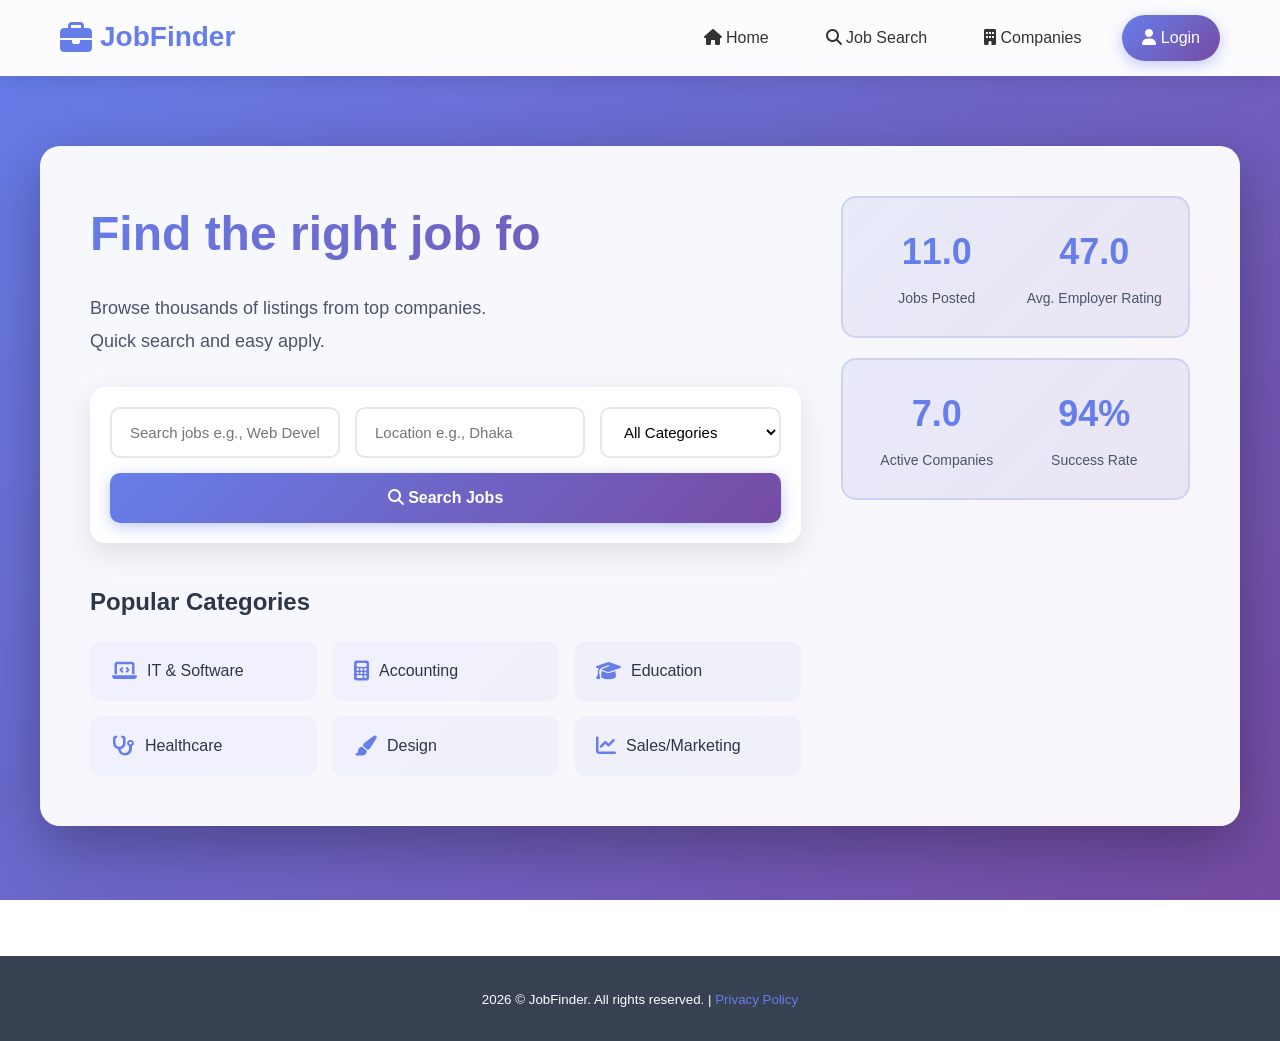
<file: index.html>
<!DOCTYPE html>
<html lang="en">
<head>
  <meta charset="UTF-8" />
  <meta name="viewport" content="width=device-width, initial-scale=1.0"/>
  <title>JobFinder - Home</title>
  <link rel="stylesheet" href="css/styles.css" />
  <link rel="stylesheet" href="https://cdnjs.cloudflare.com/ajax/libs/font-awesome/6.4.2/css/all.min.css"/>
</head>
<body>
  <header class="site-header">
    <div class="container header-inner">
      <div class="brand"><a href="index.html" class="logo"><i class="fa-solid fa-briefcase"></i> JobFinder</a></div>
      <nav class="main-nav">
        <a href="index.html"><i class="fa-solid fa-home"></i> Home</a>
        <a href="jobs.html"><i class="fa-solid fa-magnifying-glass"></i> Job Search</a>
        <a href="companies.html"><i class="fa-solid fa-building"></i> Companies</a>
        <a href="login.html" class="btn login"><i class="fa-solid fa-user"></i> Login</a>
      </nav>
    </div>
  </header>
  <main>
    <section class="hero">
      <div class="container hero-card">
        <div class="hero-left">
          <h1>Find the right job for you</h1>
          <p class="lead">Browse thousands of listings from top companies.<br>Quick search and easy apply.</p>
          <form action="jobs.html" method="get" class="search-form" id="searchForm" role="search">
            <div class="inputs">
              <input type="text" name="query" placeholder="Search jobs e.g., Web Developer" aria-label="Job title or keywords" />
              <input type="text" name="location" placeholder="Location e.g., Dhaka" aria-label="Location" />
              <select name="category">
                <option value="" selected>All Categories</option>
                <option value="it">IT & Software</option>
                <option value="accounting">Accounting</option>
                <option value="education">Education</option>
                <option value="healthcare">Healthcare</option>
                <option value="design">Design & Creative</option>
                <option value="sales">Sales/Marketing</option>
              </select>
            </div>
            <button type="submit" class="search-btn"><i class="fa-solid fa-search"></i> Search Jobs</button>
          </form>
          <div class="categories">
            <h2>Popular Categories</h2>
            <ul class="category-list">
              <li><a href="jobs.html?category=it"><i class="fa-solid fa-laptop-code"></i> IT & Software</a></li>
              <li><a href="jobs.html?category=accounting"><i class="fa-solid fa-calculator"></i> Accounting</a></li>
              <li><a href="jobs.html?category=education"><i class="fa-solid fa-graduation-cap"></i> Education</a></li>
              <li><a href="jobs.html?category=healthcare"><i class="fa-solid fa-stethoscope"></i> Healthcare</a></li>
              <li><a href="jobs.html?category=design"><i class="fa-solid fa-paint-brush"></i> Design</a></li>
              <li><a href="jobs.html?category=sales"><i class="fa-solid fa-chart-line"></i> Sales/Marketing</a></li>
            </ul>
          </div>
        </div>
        <div class="hero-right">
          <div class="promo">
            <div class="stat"><strong>12k+</strong><span>Jobs Posted</span></div>
            <div class="stat"><strong>4.8</strong><span>Avg. Employer Rating</span></div>
          </div>
          <div class="promo">
            <div class="stat"><strong>8k+</strong><span>Active Companies</span></div>
            <div class="stat"><strong>95%</strong><span>Success Rate</span></div>
          </div>
        </div>
      </div>
    </section>
  </main>
  <footer class="site-footer">
    <div class="container">
      <small><span id="year"></span> &copy; JobFinder. All rights reserved. | <a href="#">Privacy Policy</a></small>
    </div>
  </footer>
  <script src="js/main.js"></script>
</body>
</html>
</file>
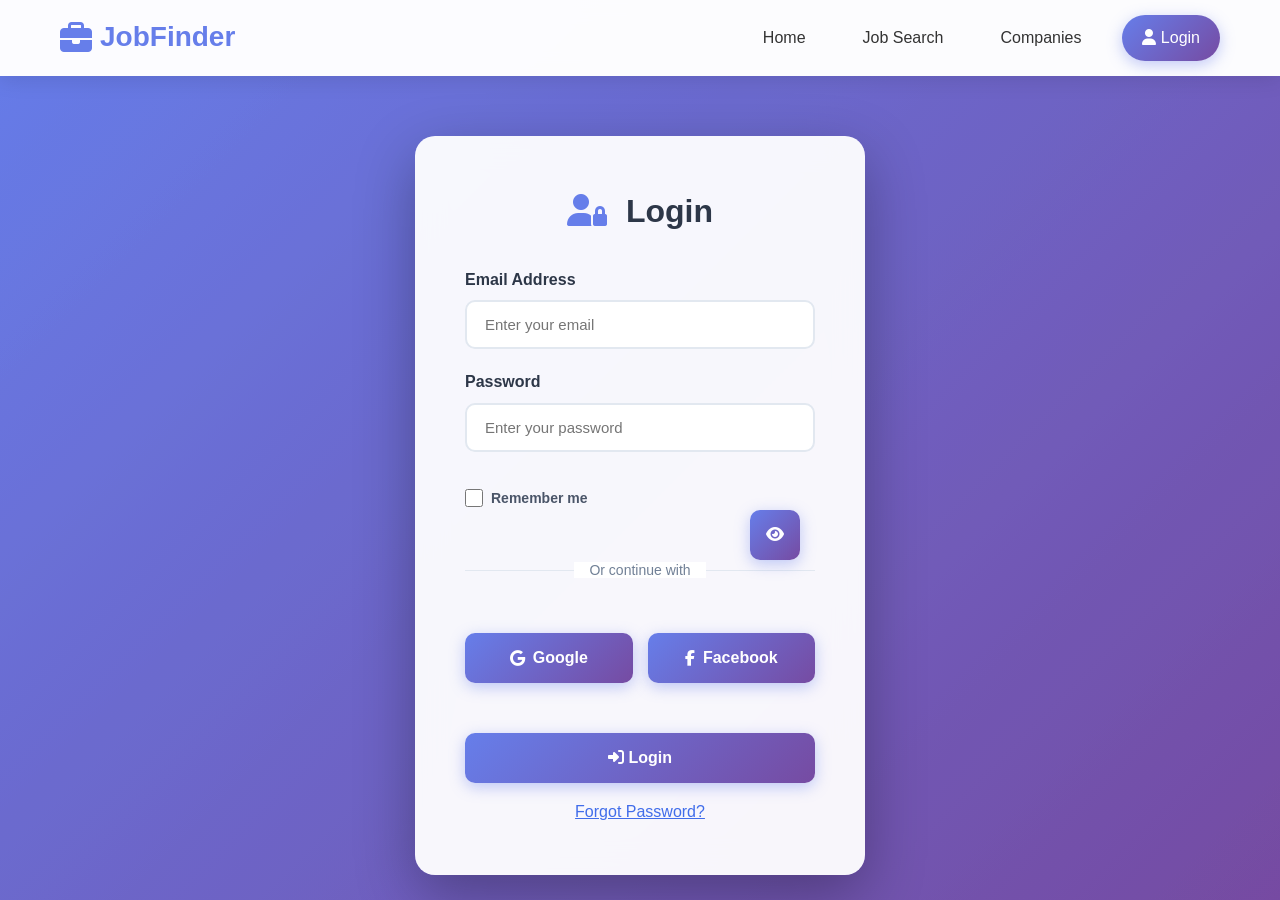
<file: login.html>
<!DOCTYPE html>
<html lang="en">
<head>
  <meta charset="UTF-8">
  <title>JobFinder - Login</title>
  <meta name="viewport" content="width=device-width,initial-scale=1.0"/>
  <link rel="stylesheet" href="css/styles.css" />
  <link rel="stylesheet" href="https://cdnjs.cloudflare.com/ajax/libs/font-awesome/6.4.2/css/all.min.css"/>
</head>
<body>
  <header class="site-header">
    <div class="header-inner">
      <div class="brand"><a href="index.html" class="logo"><i class="fa-solid fa-briefcase"></i> JobFinder</a></div>
      <nav>
        <a href="index.html">Home</a>
        <a href="jobs.html">Job Search</a>
        <a href="companies.html">Companies</a>
        <a href="login.html" class="btn login"><i class="fa-solid fa-user"></i> Login</a>
      </nav>
    </div>
  </header>
  <main>
    <div class="container login-page">
      <h1><i class="fa-solid fa-user-lock"></i> Login</h1>
      <form class="login-form" id="loginForm">
        <label for="email">Email Address</label>
        <input type="email" id="email" required placeholder="Enter your email"/>
        <label for="password">Password</label>
        <input type="password" id="password" required placeholder="Enter your password"/>
        <button type="submit"><i class="fa-solid fa-right-to-bracket"></i> Login</button>
      </form>
      <div style="text-align:center; margin-top:16px;">
        <a href="#" style="color:#416dea;">Forgot Password?</a>
      </div>
    </div>
  </main>
  <script src="js/login.js"></script>
</body>
</html>
</file>
<file: css/styles.css>
* {
  margin: 0;
  padding: 0;
  box-sizing: border-box;
}

body {
  font-family: 'Segoe UI', Tahoma, Geneva, Verdana, sans-serif;
  line-height: 1.6;
  color: #333;
  background: linear-gradient(135deg, #667eea 0%, #764ba2 100%);
  background-attachment: fixed;
  min-height: 100vh;
}

body::before {
  content: '';
  position: fixed;
  top: 0;
  left: 0;
  width: 100%;
  height: 100%;
  background-image: 
    url('https://images.unsplash.com/photo-1497366216548-37526070297c?w=1920'),
    linear-gradient(135deg, rgba(102, 126, 234, 0.95) 0%, rgba(118, 75, 162, 0.95) 100%);
  background-size: cover;
  background-position: center;
  background-blend-mode: overlay;
  z-index: -1;
  opacity: 0.15;
}

.container {
  max-width: 1200px;
  margin: 0 auto;
  padding: 0 20px;
}

.site-header {
  background: rgba(255, 255, 255, 0.98);
  backdrop-filter: blur(10px);
  box-shadow: 0 4px 20px rgba(0, 0, 0, 0.1);
  position: sticky;
  top: 0;
  z-index: 1000;
  transition: all 0.3s ease;
}

.header-inner {
  display: flex;
  justify-content: space-between;
  align-items: center;
  padding: 15px 20px;
  max-width: 1200px;
  margin: 0 auto;
}

.brand .logo {
  font-size: 28px;
  font-weight: bold;
  color: #667eea;
  text-decoration: none;
  transition: all 0.3s ease;
  display: flex;
  align-items: center;
  gap: 8px;
}

.brand .logo:hover {
  color: #764ba2;
  transform: scale(1.05);
}

.brand .logo i {
  font-size: 32px;
}

nav, .main-nav {
  display: flex;
  gap: 25px;
  align-items: center;
}

nav a, .main-nav a {
  color: #333;
  text-decoration: none;
  font-weight: 500;
  padding: 8px 16px;
  border-radius: 8px;
  transition: all 0.3s ease;
  position: relative;
}

nav a:hover, .main-nav a:hover {
  background: rgba(102, 126, 234, 0.1);
  color: #667eea;
  transform: translateY(-2px);
}

nav a.active {
  background: linear-gradient(135deg, #667eea, #764ba2);
  color: white;
}

nav a.btn.login, .main-nav a.btn.login {
  background: linear-gradient(135deg, #667eea, #764ba2);
  color: white;
  padding: 10px 20px;
  border-radius: 25px;
  box-shadow: 0 4px 15px rgba(102, 126, 234, 0.4);
}

nav a.btn.login:hover, .main-nav a.btn.login:hover {
  transform: translateY(-3px);
  box-shadow: 0 6px 25px rgba(102, 126, 234, 0.6);
}

.hero {
  padding: 60px 0;
  min-height: calc(100vh - 80px);
  display: flex;
  align-items: center;
}

.hero-card {
  background: rgba(255, 255, 255, 0.95);
  backdrop-filter: blur(15px);
  border-radius: 20px;
  padding: 50px;
  box-shadow: 0 20px 60px rgba(0, 0, 0, 0.3);
  display: grid;
  grid-template-columns: 1.5fr 1fr;
  gap: 40px;
  transition: transform 0.3s ease;
}

.hero-card:hover {
  transform: translateY(-5px);
  box-shadow: 0 25px 70px rgba(0, 0, 0, 0.4);
}

.hero-left h1 {
  font-size: 48px;
  color: #2d3748;
  margin-bottom: 20px;
  background: linear-gradient(135deg, #667eea, #764ba2);
  -webkit-background-clip: text;
  -webkit-text-fill-color: transparent;
  background-clip: text;
}

.hero-left .lead {
  font-size: 18px;
  color: #4a5568;
  margin-bottom: 30px;
  line-height: 1.8;
}

.search-form {
  background: white;
  padding: 20px;
  border-radius: 15px;
  box-shadow: 0 10px 30px rgba(0, 0, 0, 0.1);
  margin-bottom: 40px;
}

.search-form .inputs {
  display: grid;
  grid-template-columns: 1fr 1fr 1fr;
  gap: 15px;
  margin-bottom: 15px;
}

.search-form input,
.search-form select {
  padding: 14px 18px;
  border: 2px solid #e2e8f0;
  border-radius: 10px;
  font-size: 15px;
  transition: all 0.3s ease;
  background: white;
}

.search-form input:focus,
.search-form select:focus {
  outline: none;
  border-color: #667eea;
  box-shadow: 0 0 0 3px rgba(102, 126, 234, 0.1);
  transform: translateY(-2px);
}

.search-btn {
  width: 100%;
  padding: 16px;
  background: linear-gradient(135deg, #667eea, #764ba2);
  color: white;
  border: none;
  border-radius: 10px;
  font-size: 16px;
  font-weight: 600;
  cursor: pointer;
  transition: all 0.3s ease;
  box-shadow: 0 4px 15px rgba(102, 126, 234, 0.4);
}

.search-btn:hover {
  transform: translateY(-3px);
  box-shadow: 0 6px 25px rgba(102, 126, 234, 0.6);
}

.categories h2 {
  font-size: 24px;
  color: #2d3748;
  margin-bottom: 20px;
}

.category-list {
  display: grid;
  grid-template-columns: repeat(3, 1fr);
  gap: 15px;
  list-style: none;
}

.category-list li a {
  display: flex;
  align-items: center;
  gap: 10px;
  padding: 15px 20px;
  background: rgba(102, 126, 234, 0.05);
  border: 2px solid transparent;
  border-radius: 12px;
  text-decoration: none;
  color: #2d3748;
  font-weight: 500;
  transition: all 0.3s ease;
}

.category-list li a:hover {
  background: white;
  border-color: #667eea;
  transform: translateX(10px);
  box-shadow: 0 4px 15px rgba(102, 126, 234, 0.2);
}

.category-list li a i {
  font-size: 20px;
  color: #667eea;
}

.hero-right {
  display: flex;
  flex-direction: column;
  gap: 20px;
}

.promo {
  background: linear-gradient(135deg, rgba(102, 126, 234, 0.1), rgba(118, 75, 162, 0.1));
  padding: 25px;
  border-radius: 15px;
  display: grid;
  grid-template-columns: 1fr 1fr;
  gap: 20px;
  border: 2px solid rgba(102, 126, 234, 0.2);
  transition: all 0.3s ease;
}

.promo:hover {
  transform: scale(1.05);
  border-color: #667eea;
  box-shadow: 0 10px 30px rgba(102, 126, 234, 0.3);
}

.stat {
  text-align: center;
}

.stat strong {
  display: block;
  font-size: 36px;
  color: #667eea;
  font-weight: 700;
  margin-bottom: 5px;
}

.stat span {
  font-size: 14px;
  color: #4a5568;
}

.page-hero {
  background: linear-gradient(135deg, rgba(102, 126, 234, 0.95), rgba(118, 75, 162, 0.95));
  color: white;
  padding: 60px 0;
  text-align: center;
  margin-bottom: 40px;
  position: relative;
  overflow: hidden;
}

.page-hero::before {
  content: '';
  position: absolute;
  top: -50%;
  left: -50%;
  width: 200%;
  height: 200%;
  background: radial-gradient(circle, rgba(255, 255, 255, 0.1) 1px, transparent 1px);
  background-size: 50px 50px;
  animation: moveGrid 20s linear infinite;
}

@keyframes moveGrid {
  0% { transform: translate(0, 0); }
  100% { transform: translate(50px, 50px); }
}

.page-hero h1 {
  font-size: 42px;
  margin-bottom: 10px;
  position: relative;
  z-index: 1;
}

.page-hero p {
  font-size: 18px;
  opacity: 0.9;
  position: relative;
  z-index: 1;
}

.filter-section {
  background: rgba(255, 255, 255, 0.95);
  backdrop-filter: blur(10px);
  padding: 30px 0;
  margin-bottom: 30px;
  box-shadow: 0 4px 20px rgba(0, 0, 0, 0.1);
}

.search-box {
  display: flex;
  align-items: center;
  background: white;
  border: 2px solid #e2e8f0;
  border-radius: 12px;
  padding: 12px 20px;
  max-width: 600px;
  margin: 0 auto;
  transition: all 0.3s ease;
}

.search-box:focus-within {
  border-color: #667eea;
  box-shadow: 0 0 0 3px rgba(102, 126, 234, 0.1);
}

.search-box i {
  color: #667eea;
  font-size: 18px;
  margin-right: 12px;
}

.search-box input {
  border: none;
  outline: none;
  flex: 1;
  font-size: 16px;
  background: transparent;
}

.filter-bar {
  background: rgba(255, 255, 255, 0.95);
  backdrop-filter: blur(10px);
  padding: 25px;
  border-radius: 15px;
  box-shadow: 0 10px 30px rgba(0, 0, 0, 0.1);
  display: flex;
  gap: 15px;
  margin-bottom: 30px;
  flex-wrap: wrap;
}

.filter-bar input,
.filter-bar select {
  flex: 1;
  min-width: 180px;
  padding: 14px 18px;
  border: 2px solid #e2e8f0;
  border-radius: 10px;
  font-size: 15px;
  transition: all 0.3s ease;
  background: white;
}

.filter-bar input:focus,
.filter-bar select:focus {
  outline: none;
  border-color: #667eea;
  box-shadow: 0 0 0 3px rgba(102, 126, 234, 0.1);
}

.filter-bar button {
  padding: 14px 30px;
  background: linear-gradient(135deg, #667eea, #764ba2);
  color: white;
  border: none;
  border-radius: 10px;
  font-size: 16px;
  font-weight: 600;
  cursor: pointer;
  transition: all 0.3s ease;
  box-shadow: 0 4px 15px rgba(102, 126, 234, 0.4);
}

.filter-bar button:hover {
  transform: translateY(-3px);
  box-shadow: 0 6px 25px rgba(102, 126, 234, 0.6);
}

.job-listings {
  display: grid;
  gap: 20px;
  margin-bottom: 40px;
}

.job-card {
  background: rgba(255, 255, 255, 0.95);
  backdrop-filter: blur(10px);
  padding: 25px;
  border-radius: 15px;
  box-shadow: 0 4px 20px rgba(0, 0, 0, 0.1);
  transition: all 0.3s ease;
  border: 2px solid transparent;
  position: relative;
  overflow: hidden;
}

.job-card::before {
  content: '';
  position: absolute;
  top: 0;
  left: -100%;
  width: 100%;
  height: 100%;
  background: linear-gradient(90deg, transparent, rgba(102, 126, 234, 0.1), transparent);
  transition: left 0.5s ease;
}

.job-card:hover::before {
  left: 100%;
}

.job-card:hover {
  transform: translateY(-5px);
  box-shadow: 0 10px 40px rgba(102, 126, 234, 0.3);
  border-color: #667eea;
}

.job-meta {
  color: #718096;
  font-size: 14px;
  margin-bottom: 10px;
}

.job-meta i {
  color: #667eea;
  margin-right: 5px;
}

.job-title {
  font-size: 22px;
  font-weight: 600;
  color: #2d3748;
  margin-bottom: 12px;
  display: flex;
  align-items: center;
  gap: 10px;
}

.tag {
  font-size: 12px;
  padding: 4px 12px;
  background: linear-gradient(135deg, #667eea, #764ba2);
  color: white;
  border-radius: 20px;
  font-weight: 500;
}

.job-description {
  color: #4a5568;
  margin-bottom: 20px;
  line-height: 1.8;
}

.apply-btn {
  display: inline-block;
  padding: 12px 30px;
  background: linear-gradient(135deg, #667eea, #764ba2);
  color: white;
  text-decoration: none;
  border-radius: 10px;
  font-weight: 600;
  transition: all 0.3s ease;
  box-shadow: 0 4px 15px rgba(102, 126, 234, 0.4);
}

.apply-btn:hover {
  transform: translateY(-3px);
  box-shadow: 0 6px 25px rgba(102, 126, 234, 0.6);
}

.no-results {
  text-align: center;
  padding: 60px 20px;
  background: rgba(255, 255, 255, 0.95);
  border-radius: 15px;
  color: #718096;
  font-size: 18px;
}

.no-results i {
  font-size: 48px;
  display: block;
  margin-bottom: 15px;
  color: #cbd5e0;
}

.companies-header {
  text-align: center;
  margin-bottom: 40px;
}

.companies-header h2 {
  font-size: 36px;
  color: white;
  margin-bottom: 10px;
  text-shadow: 0 2px 10px rgba(0, 0, 0, 0.2);
}

.companies-count {
  font-size: 18px;
  color: rgba(255, 255, 255, 0.9);
}

.companies-grid {
  display: grid;
  grid-template-columns: repeat(auto-fill, minmax(280px, 1fr));
  gap: 25px;
  margin-bottom: 40px;
}

.company-card {
  background: rgba(255, 255, 255, 0.95);
  backdrop-filter: blur(10px);
  padding: 30px;
  border-radius: 15px;
  text-align: center;
  box-shadow: 0 4px 20px rgba(0, 0, 0, 0.1);
  transition: all 0.3s ease;
  border: 2px solid transparent;
  position: relative;
  overflow: hidden;
}

.company-card::before {
  content: '';
  position: absolute;
  top: -50%;
  left: -50%;
  width: 200%;
  height: 200%;
  background: radial-gradient(circle, rgba(102, 126, 234, 0.1) 0%, transparent 70%);
  opacity: 0;
  transition: opacity 0.5s ease;
}

.company-card:hover::before {
  opacity: 1;
}

.company-card:hover {
  transform: translateY(-10px) scale(1.02);
  box-shadow: 0 15px 50px rgba(102, 126, 234, 0.4);
  border-color: #667eea;
}

.company-logo {
  width: 80px;
  height: 80px;
  border-radius: 50%;
  margin-bottom: 20px;
  border: 3px solid #667eea;
  transition: all 0.3s ease;
  position: relative;
  z-index: 1;
}

.company-card:hover .company-logo {
  transform: rotate(360deg) scale(1.1);
}

.company-name {
  font-size: 20px;
  font-weight: 600;
  color: #2d3748;
  margin-bottom: 8px;
  position: relative;
  z-index: 1;
}

.company-industry {
  font-size: 14px;
  color: #667eea;
  font-weight: 500;
  margin-bottom: 12px;
  position: relative;
  z-index: 1;
}

.company-details {
  font-size: 14px;
  color: #4a5568;
  line-height: 1.6;
  position: relative;
  z-index: 1;
}

.job-detail-card {
  background: rgba(255, 255, 255, 0.95);
  backdrop-filter: blur(15px);
  max-width: 900px;
  margin: 40px auto;
  padding: 40px;
  border-radius: 20px;
  box-shadow: 0 20px 60px rgba(0, 0, 0, 0.3);
}

.job-detail-header {
  display: flex;
  gap: 25px;
  align-items: center;
  margin-bottom: 30px;
  padding-bottom: 30px;
  border-bottom: 2px solid #e2e8f0;
}

.job-detail-logo {
  width: 100px;
  height: 100px;
  border-radius: 15px;
  border: 3px solid #667eea;
  transition: transform 0.3s ease;
}

.job-detail-card:hover .job-detail-logo {
  transform: scale(1.1) rotate(5deg);
}

.job-company-and-title {
  flex: 1;
}

.job-detail-title {
  font-size: 32px;
  font-weight: 700;
  color: #2d3748;
  margin-bottom: 10px;
}

.job-detail-company {
  font-size: 20px;
  color: #667eea;
  margin-bottom: 8px;
}

.job-detail-location {
  color: #718096;
  font-size: 16px;
}

.job-detail-location i {
  color: #667eea;
  margin-right: 5px;
}

.job-detail-meta {
  background: rgba(102, 126, 234, 0.1);
  padding: 20px;
  border-radius: 12px;
  margin-bottom: 30px;
  color: #2d3748;
  font-size: 16px;
}

.job-desc {
  color: #4a5568;
  line-height: 1.8;
  margin-bottom: 30px;
}

.job-desc ul {
  margin-left: 25px;
  margin-top: 10px;
  margin-bottom: 10px;
}

.job-desc li {
  margin-bottom: 8px;
}

.login-page {
  max-width: 450px;
  margin: 60px auto;
  background: rgba(255, 255, 255, 0.95);
  backdrop-filter: blur(15px);
  padding: 50px;
  border-radius: 20px;
  box-shadow: 0 20px 60px rgba(0, 0, 0, 0.3);
}

.login-page h1 {
  text-align: center;
  color: #2d3748;
  margin-bottom: 30px;
  font-size: 32px;
}

.login-page h1 i {
  color: #667eea;
  margin-right: 10px;
}

.login-form {
  display: flex;
  flex-direction: column;
  gap: 20px;
}

.login-form label {
  font-weight: 600;
  color: #2d3748;
  margin-bottom: -12px;
}

.login-form input {
  padding: 14px 18px;
  border: 2px solid #e2e8f0;
  border-radius: 10px;
  font-size: 15px;
  transition: all 0.3s ease;
  background: white;
}

.login-form input:focus {
  outline: none;
  border-color: #667eea;
  box-shadow: 0 0 0 3px rgba(102, 126, 234, 0.1);
}

.login-form button {
  padding: 16px;
  background: linear-gradient(135deg, #667eea, #764ba2);
  color: white;
  border: none;
  border-radius: 10px;
  font-size: 16px;
  font-weight: 600;
  cursor: pointer;
  transition: all 0.3s ease;
  box-shadow: 0 4px 15px rgba(102, 126, 234, 0.4);
  margin-top: 10px;
}

.login-form button:hover {
  transform: translateY(-3px);
  box-shadow: 0 6px 25px rgba(102, 126, 234, 0.6);
}

.site-footer {
  background: rgba(45, 55, 72, 0.95);
  backdrop-filter: blur(10px);
  color: white;
  text-align: center;
  padding: 30px 20px;
  margin-top: 60px;
}

.site-footer a {
  color: #667eea;
  text-decoration: none;
  transition: color 0.3s ease;
}

.site-footer a:hover {
  color: #764ba2;
  text-decoration: underline;
}

@media (max-width: 1024px) {
  .hero-card {
    grid-template-columns: 1fr;
  }
  
  .search-form .inputs {
    grid-template-columns: 1fr;
  }
  
  .category-list {
    grid-template-columns: repeat(2, 1fr);
  }
}

@media (max-width: 768px) {
  .header-inner {
    flex-direction: column;
    gap: 15px;
  }
  
  nav, .main-nav {
    flex-wrap: wrap;
    justify-content: center;
  }
  
  .hero-left h1 {
    font-size: 36px;
  }
  
  .hero-card {
    padding: 30px;
  }
  
  .category-list {
    grid-template-columns: 1fr;
  }
  
  .filter-bar {
    flex-direction: column;
  }
  
  .filter-bar input,
  .filter-bar select,
  .filter-bar button {
    width: 100%;
  }
  
  .companies-grid {
    grid-template-columns: 1fr;
  }
  
  .job-detail-header {
    flex-direction: column;
    text-align: center;
  }
  
  .login-page {
    padding: 30px;
    margin: 30px 20px;
  }
}

@media (max-width: 480px) {
  .hero-left h1 {
    font-size: 28px;
  }
  
  .page-hero h1 {
    font-size: 32px;
  }
  
  .promo {
    grid-template-columns: 1fr;
  }
}

.login-form {
  position: relative;
}

.login-form input.invalid {
  border-color: #ef4444 !important;
  animation: shake 0.3s;
}

.login-form input.valid {
  border-color: #10b981 !important;
}

.error-message {
  color: #ef4444;
  font-size: 13px;
  margin-top: 5px;
  display: none;
  animation: slideDown 0.3s ease;
}

@keyframes slideDown {
  from {
    opacity: 0;
    transform: translateY(-5px);
  }
  to {
    opacity: 1;
    transform: translateY(0);
  }
}

@keyframes shake {
  0%, 100% { transform: translateX(0); }
  10%, 30%, 50%, 70%, 90% { transform: translateX(-5px); }
  20%, 40%, 60%, 80% { transform: translateX(5px); }
}

.password-toggle {
  position: absolute;
  right: 15px;
  top: 50%;
  transform: translateY(-50%);
  background: none;
  border: none;
  color: #718096;
  cursor: pointer;
  padding: 5px;
  transition: color 0.3s;
}

.password-toggle:hover {
  color: #667eea;
}

.remember-me {
  margin: 15px 0;
}

.remember-me label {
  display: flex;
  align-items: center;
  gap: 8px;
  cursor: pointer;
  color: #4a5568;
  font-size: 14px;
}

.remember-me input[type="checkbox"] {
  width: 18px;
  height: 18px;
  cursor: pointer;
  accent-color: #667eea;
}

.login-divider {
  text-align: center;
  margin: 25px 0 20px;
  position: relative;
}

.login-divider::before {
  content: '';
  position: absolute;
  top: 50%;
  left: 0;
  right: 0;
  height: 1px;
  background: #e2e8f0;
}

.login-divider span {
  background: white;
  padding: 0 15px;
  color: #718096;
  font-size: 14px;
  position: relative;
  z-index: 1;
}

.social-login-buttons {
  display: grid;
  grid-template-columns: 1fr 1fr;
  gap: 15px;
  margin-bottom: 20px;
}

.social-btn {
  padding: 12px 20px;
  border: 2px solid #e2e8f0;
  background: white;
  border-radius: 10px;
  cursor: pointer;
  font-weight: 600;
  transition: all 0.3s ease;
  display: flex;
  align-items: center;
  justify-content: center;
  gap: 8px;
}

.social-btn:hover {
  transform: translateY(-2px);
  box-shadow: 0 4px 15px rgba(0, 0, 0, 0.1);
}

.google-btn {
  color: #db4437;
  border-color: #db4437;
}

.google-btn:hover {
  background: #db4437;
  color: white;
}

.facebook-btn {
  color: #1877f2;
  border-color: #1877f2;
}

.facebook-btn:hover {
  background: #1877f2;
  color: white;
}

.notification {
  position: fixed;
  top: 20px;
  right: 20px;
  background: white;
  padding: 15px 20px;
  border-radius: 10px;
  box-shadow: 0 10px 40px rgba(0, 0, 0, 0.2);
  display: flex;
  align-items: center;
  gap: 12px;
  z-index: 10000;
  transform: translateX(400px);
  transition: transform 0.3s ease;
  max-width: 400px;
}

.notification.show {
  transform: translateX(0);
}

.notification-success {
  border-left: 4px solid #10b981;
}

.notification-success i {
  color: #10b981;
}

.notification-error {
  border-left: 4px solid #ef4444;
}

.notification-error i {
  color: #ef4444;
}

.notification-info {
  border-left: 4px solid #3b82f6;
}

.notification-info i {
  color: #3b82f6;
}

.notification i:first-child {
  font-size: 20px;
}

.notification span {
  flex: 1;
  color: #333;
}

.notification-close {
  background: none;
  border: none;
  color: #999;
  cursor: pointer;
  padding: 5px;
  transition: color 0.2s;
}

.notification-close:hover {
  color: #333;
}

.fa-spinner {
  animation: spin 1s linear infinite;
}

@keyframes spin {
  from { transform: rotate(0deg); }
  to { transform: rotate(360deg); }
}

@media (max-width: 480px) {
  .social-login-buttons {
    grid-template-columns: 1fr;
  }
}

.fade-in-up {
  animation: fadeInUp 0.6s ease-out forwards;
  opacity: 0;
}

@keyframes fadeInUp {
  from {
    opacity: 0;
    transform: translateY(30px);
  }
  to {
    opacity: 1;
    transform: translateY(0);
  }
}

.fade-in {
  animation: fadeIn 0.6s ease-out;
}

@keyframes fadeIn {
  from { opacity: 0; }
  to { opacity: 1; }
}

.job-card-header {
  display: flex;
  align-items: center;
  gap: 12px;
  margin-bottom: 12px;
}

.job-company-logo {
  width: 50px;
  height: 50px;
  border-radius: 10px;
  object-fit: contain;
  border: 2px solid #e2e8f0;
  padding: 5px;
  background: white;
}

.job-footer {
  display: flex;
  justify-content: space-between;
  align-items: center;
  margin-top: 20px;
  padding-top: 20px;
  border-top: 1px solid #e2e8f0;
}

.job-salary {
  color: #667eea;
  font-weight: 600;
  font-size: 15px;
}

.job-salary i {
  margin-right: 5px;
}

.separator {
  margin: 0 8px;
  color: #cbd5e0;
}

.results-count {
  color: white;
  font-size: 16px;
  margin: -20px 0 20px 0;
  text-align: center;
}

.results-count strong {
  color: #ffd700;
}

.no-results {
  text-align: center;
  padding: 80px 20px;
}

.no-results i {
  font-size: 64px;
  color: #cbd5e0;
  margin-bottom: 20px;
}

.no-results h3 {
  font-size: 24px;
  color: #2d3748;
  margin-bottom: 10px;
}

.no-results p {
  color: #718096;
}

.tag-fulltime { background: linear-gradient(135deg, #10b981, #059669); }
.tag-parttime { background: linear-gradient(135deg, #f59e0b, #d97706); }
.tag-remote { background: linear-gradient(135deg, #8b5cf6, #7c3aed); }
.tag-internship { background: linear-gradient(135deg, #3b82f6, #2563eb); }
.tag-contract { background: linear-gradient(135deg, #ec4899, #db2777); }

.fade-in {
  animation: fadeIn 0.6s ease-out;
}

@keyframes fadeIn {
  from { opacity: 0; transform: translateY(20px); }
  to { opacity: 1; transform: translateY(0); }
}

.job-header-left {
  display: flex;
  align-items: flex-start;
  gap: 25px;
  flex: 1;
}

.job-header-actions {
  display: flex;
  gap: 10px;
}

.action-btn {
  width: 45px;
  height: 45px;
  border: 2px solid #e2e8f0;
  background: white;
  border-radius: 10px;
  cursor: pointer;
  transition: all 0.3s ease;
  font-size: 18px;
  color: #667eea;
}

.action-btn:hover {
  border-color: #667eea;
  background: #667eea;
  color: white;
  transform: scale(1.1);
}

.action-btn.saved {
  background: #667eea;
  color: white;
  border-color: #667eea;
}

.job-quick-info {
  display: grid;
  grid-template-columns: repeat(auto-fit, minmax(200px, 1fr));
  gap: 20px;
  margin: 30px 0;
}

.info-card {
  background: linear-gradient(135deg, rgba(102, 126, 234, 0.1), rgba(118, 75, 162, 0.1));
  padding: 20px;
  border-radius: 12px;
  text-align: center;
  border: 2px solid rgba(102, 126, 234, 0.2);
  transition: all 0.3s ease;
}

.info-card:hover {
  transform: translateY(-5px);
  border-color: #667eea;
  box-shadow: 0 10px 30px rgba(102, 126, 234, 0.2);
}

.info-card i {
  font-size: 32px;
  color: #667eea;
  margin-bottom: 10px;
}

.info-label {
  font-size: 14px;
  color: #718096;
  margin-bottom: 5px;
}

.info-value {
  font-size: 16px;
  font-weight: 600;
  color: #2d3748;
}

.job-description-section {
  margin: 40px 0;
}

.job-description-section h2 {
  color: #2d3748;
  margin-bottom: 20px;
  font-size: 24px;
}

.job-desc h3 {
  color: #667eea;
  margin-top: 25px;
  margin-bottom: 15px;
  font-size: 18px;
}

.company-info-section {
  background: rgba(102, 126, 234, 0.05);
  padding: 25px;
  border-radius: 12px;
  margin: 30px 0;
}

.company-info-section h3 {
  color: #2d3748;
  margin-bottom: 20px;
}

.company-detail-item {
  display: flex;
  align-items: center;
  gap: 12px;
  padding: 12px 0;
  border-bottom: 1px solid rgba(102, 126, 234, 0.1);
}

.company-detail-item:last-child {
  border-bottom: none;
}

.company-detail-item i {
  color: #667eea;
  font-size: 18px;
  width: 20px;
}

.application-stats {
  display: flex;
  justify-content: space-around;
  background: white;
  padding: 20px;
  border-radius: 12px;
  border: 2px solid #e2e8f0;
  margin: 30px 0;
}

.stat-item {
  text-align: center;
}

.stat-item i {
  color: #667eea;
  font-size: 24px;
  margin-bottom: 8px;
  display: block;
}

.apply-section {
  text-align: center;
  margin: 40px 0;
}

.apply-btn-large {
  padding: 18px 50px;
  font-size: 18px;
  background: linear-gradient(135deg, #667eea, #764ba2);
  color: white;
  border: none;
  border-radius: 12px;
  cursor: pointer;
  font-weight: 600;
  transition: all 0.3s ease;
  box-shadow: 0 6px 25px rgba(102, 126, 234, 0.4);
}

.apply-btn-large:hover {
  transform: translateY(-3px);
  box-shadow: 0 10px 40px rgba(102, 126, 234, 0.6);
}

.apply-note {
  margin-top: 15px;
  color: #718096;
  font-size: 14px;
}

.back-link {
  display: inline-flex;
  align-items: center;
  gap: 8px;
  color: #667eea;
  text-decoration: none;
  font-weight: 500;
  transition: all 0.3s ease;
}

.back-link:hover {
  gap: 12px;
  color: #764ba2;
}

.modal-overlay {
  position: fixed;
  top: 0;
  left: 0;
  width: 100%;
  height: 100%;
  background: rgba(0, 0, 0, 0.7);
  display: flex;
  align-items: center;
  justify-content: center;
  z-index: 10000;
  opacity: 0;
  transition: opacity 0.3s ease;
}

.modal-overlay.show {
  opacity: 1;
}

.modal-content {
  background: white;
  padding: 40px;
  border-radius: 20px;
  max-width: 500px;
  width: 90%;
  position: relative;
  transform: scale(0.9);
  transition: transform 0.3s ease;
}

.modal-overlay.show .modal-content {
  transform: scale(1);
}

.modal-close {
  position: absolute;
  top: 15px;
  right: 15px;
  background: none;
  border: none;
  font-size: 24px;
  cursor: pointer;
  color: #718096;
}

.modal-close:hover {
  color: #2d3748;
}

.modal-content h2 {
  color: #2d3748;
  margin-bottom: 15px;
}

.application-checklist {
  background: rgba(102, 126, 234, 0.05);
  padding: 20px;
  border-radius: 10px;
  margin: 25px 0;
}

.application-checklist h3 {
  font-size: 16px;
  margin-bottom: 15px;
  color: #2d3748;
}

.application-checklist ul {
  list-style: none;
  padding: 0;
}

.application-checklist li {
  padding: 8px 0;
  color: #4a5568;
}

.application-checklist i {
  color: #10b981;
  margin-right: 10px;
}

.modal-actions {
  display: flex;
  gap: 15px;
  margin-top: 25px;
}

.btn-secondary, .btn-primary {
  flex: 1;
  padding: 12px 20px;
  border: none;
  border-radius: 10px;
  font-weight: 600;
  cursor: pointer;
  transition: all 0.3s ease;
}

.btn-secondary {
  background: #e2e8f0;
  color: #2d3748;
}

.btn-secondary:hover {
  background: #cbd5e0;
}

.btn-primary {
  background: linear-gradient(135deg, #667eea, #764ba2);
  color: white;
}

.btn-primary:hover {
  transform: translateY(-2px);
  box-shadow: 0 4px 15px rgba(102, 126, 234, 0.4);
}

.notification {
  position: fixed;
  top: 20px;
  right: 20px;
  background: white;
  padding: 15px 25px;
  border-radius: 10px;
  box-shadow: 0 10px 40px rgba(0, 0, 0, 0.2);
  display: flex;
  align-items: center;
  gap: 12px;
  z-index: 10001;
  transform: translateX(400px);
  transition: transform 0.3s ease;
}

.notification.show {
  transform: translateX(0);
}

.notification-success {
  border-left: 4px solid #10b981;
}

.notification-success i {
  color: #10b981;
}

.notification-info {
  border-left: 4px solid #3b82f6;
}

.notification-info i {
  color: #3b82f6;
}

.notification {
  position: fixed;
  top: 20px;
  right: 20px;
  background: white;
  padding: 15px 20px;
  border-radius: 10px;
  box-shadow: 0 10px 40px rgba(0, 0, 0, 0.2);
  display: flex;
  align-items: center;
  gap: 12px;
  z-index: 10000;
  transform: translateX(400px);
  transition: transform 0.3s ease;
  max-width: 400px;
}

.notification.show {
  transform: translateX(0);
}

.notification-warning {
  border-left: 4px solid #f59e0b;
}

.notification-info {
  border-left: 4px solid #3b82f6;
}

.notification i:first-child {
  color: #f59e0b;
  font-size: 20px;
}

.notification-info i:first-child {
  color: #3b82f6;
}

.notification span {
  flex: 1;
  color: #333;
}

.notification-close {
  background: none;
  border: none;
  color: #999;
  cursor: pointer;
  padding: 5px;
  transition: color 0.2s;
}

.notification-close:hover {
  color: #333;
}

.shake {
  animation: shake 0.5s;
}

@keyframes shake {
  0%, 100% { transform: translateX(0); }
  10%, 30%, 50%, 70%, 90% { transform: translateX(-10px); }
  20%, 40%, 60%, 80% { transform: translateX(10px); }
}

.ripple {
  position: absolute;
  border-radius: 50%;
  background: rgba(255, 255, 255, 0.6);
  transform: scale(0);
  animation: ripple-animation 0.6s ease-out;
  pointer-events: none;
}

@keyframes ripple-animation {
  to {
    transform: scale(4);
    opacity: 0;
  }
}

.input-focused {
  transform: scale(1.02);
  transition: transform 0.2s ease;
}
</file>
